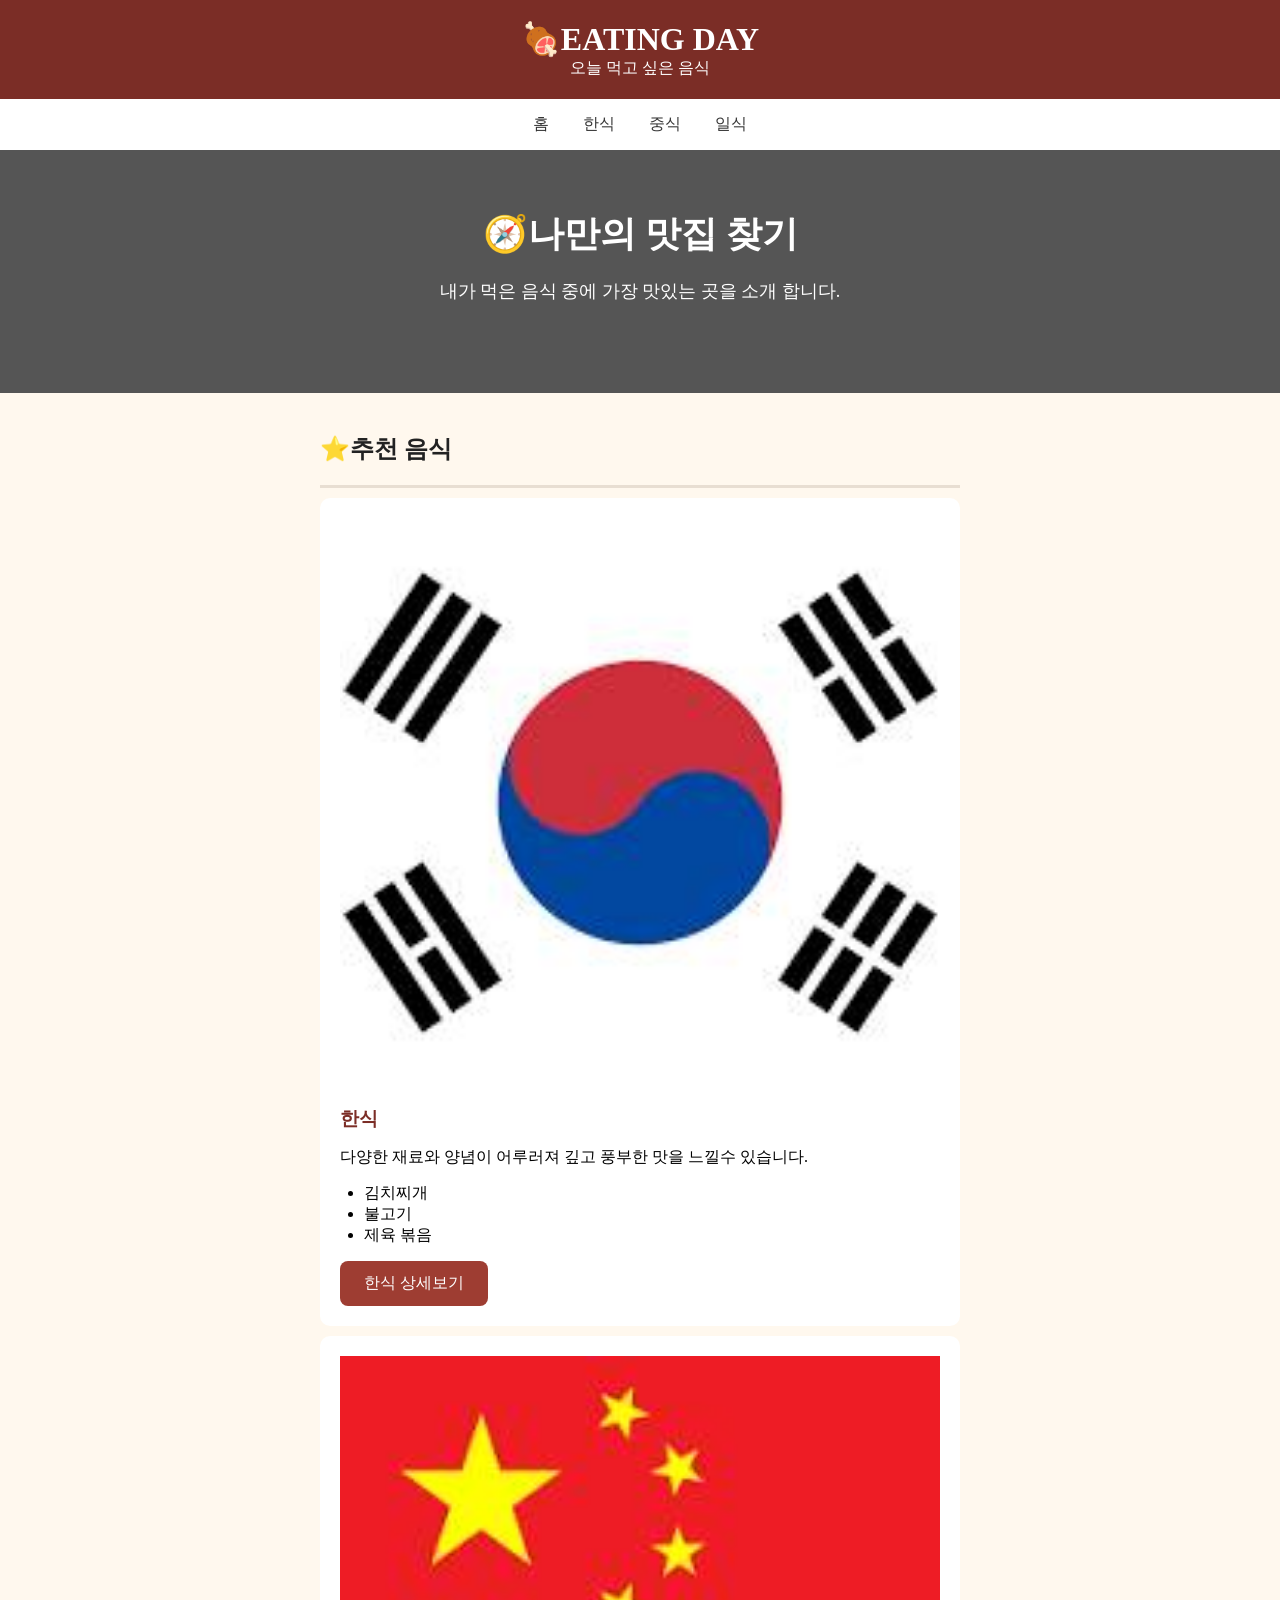
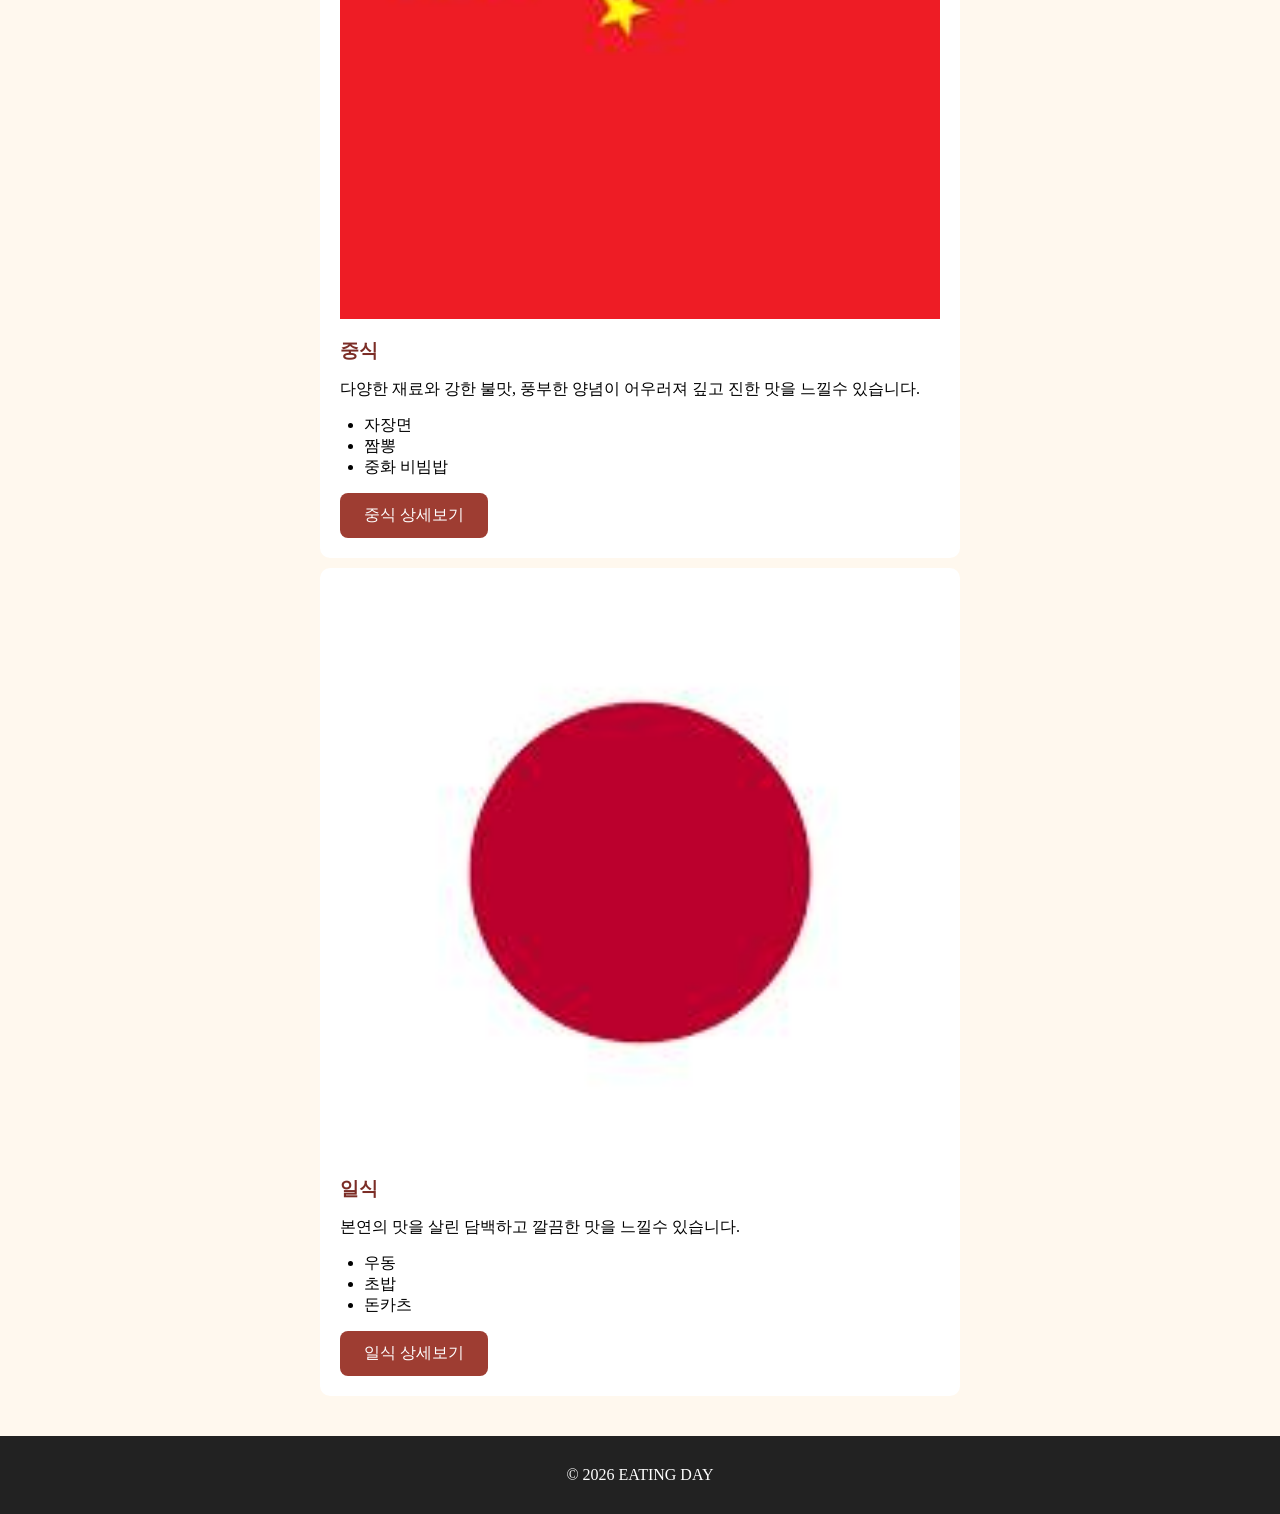
<file: index.html>
<!DOCTYPE html>
<html lang="ko">
<head>
    <meta charset="UTF-8">
    <meta name="viewport" content="width=device-width, initial-scale=1.0">
    <title>EatING DAY</title>
    <link rel="stylesheet" href="main.css">
</head>
<body>
    <!-- 헤더 -->
    <header>
        <!-- 로고 -->
        <div id="logo">🍖EATING DAY</div>
        <!-- 설명 -->
        <p>오늘 먹고 싶은 음식</p>
    </header>
    <!-- 네비게이션 -->
    <nav>
    <a href="#">홈</a>
    <a href="#korea">한식</a>
    <a href="#china">중식</a> 
    <a href="#japan">일식</a>
    </nav>
    <!-- 메인 베너 -->
    <div class="home">
        <h1>🧭나만의 맛집 찾기</h1>
        <p>내가 먹은 음식 중에 가장 맛있는 곳을 소개 합니다.</p>
    </div>
    <!-- 추천 음식 -->
    <section id="food">
        <h2>⭐추천 음식</h2>
        <hr>
        <!-- 한식 -->
        <div class="food" id="korea">
            <img src="images/korea.jpg" alt="한국">
            <h3>한식</h3>
            <p>다양한 재료와 양념이 어루러져 깊고 풍부한 맛을 느낄수 있습니다.</p>
            <ul>
                <li>김치찌개</li>
                <li>불고기</li>
                <li>제육 볶음</li>
            </ul>
            <a href="korea.html" class="button">한식 상세보기</a>
        </div>
        <!-- 중식 -->
            <div class="food" id="china">
            <img src="images/china.jpg" alt="중국">
            <h3>중식</h3>
            <p>다양한 재료와 강한 불맛, 풍부한 양념이 어우러져 깊고 진한 맛을 느낄수 있습니다.</p>
            <ul>
                <li>자장면</li>
                <li>짬뽕</li>
                <li>중화 비빔밥</li>
            </ul>
            <a href="china.html" class="button">중식 상세보기</a>
        </div>
        <!-- 일식 -->
            <div class="food" id="japan" >
            <img src="images/japan.jpg" alt="일본">
            <h3>일식</h3>
            <p>본연의 맛을 살린 담백하고 깔끔한 맛을 느낄수 있습니다.</p>
            <ul>
                <li>우동</li>
                <li>초밥</li>
                <li>돈카츠</li>
            </ul>
            <a href="japan.html" class="button">일식 상세보기</a>
        </div>
    </section>
    <!-- 풋터 -->
    <footer>
        <p>© 2026 EATING DAY</p>
    </footer>
    
</body>
</html>
</file>
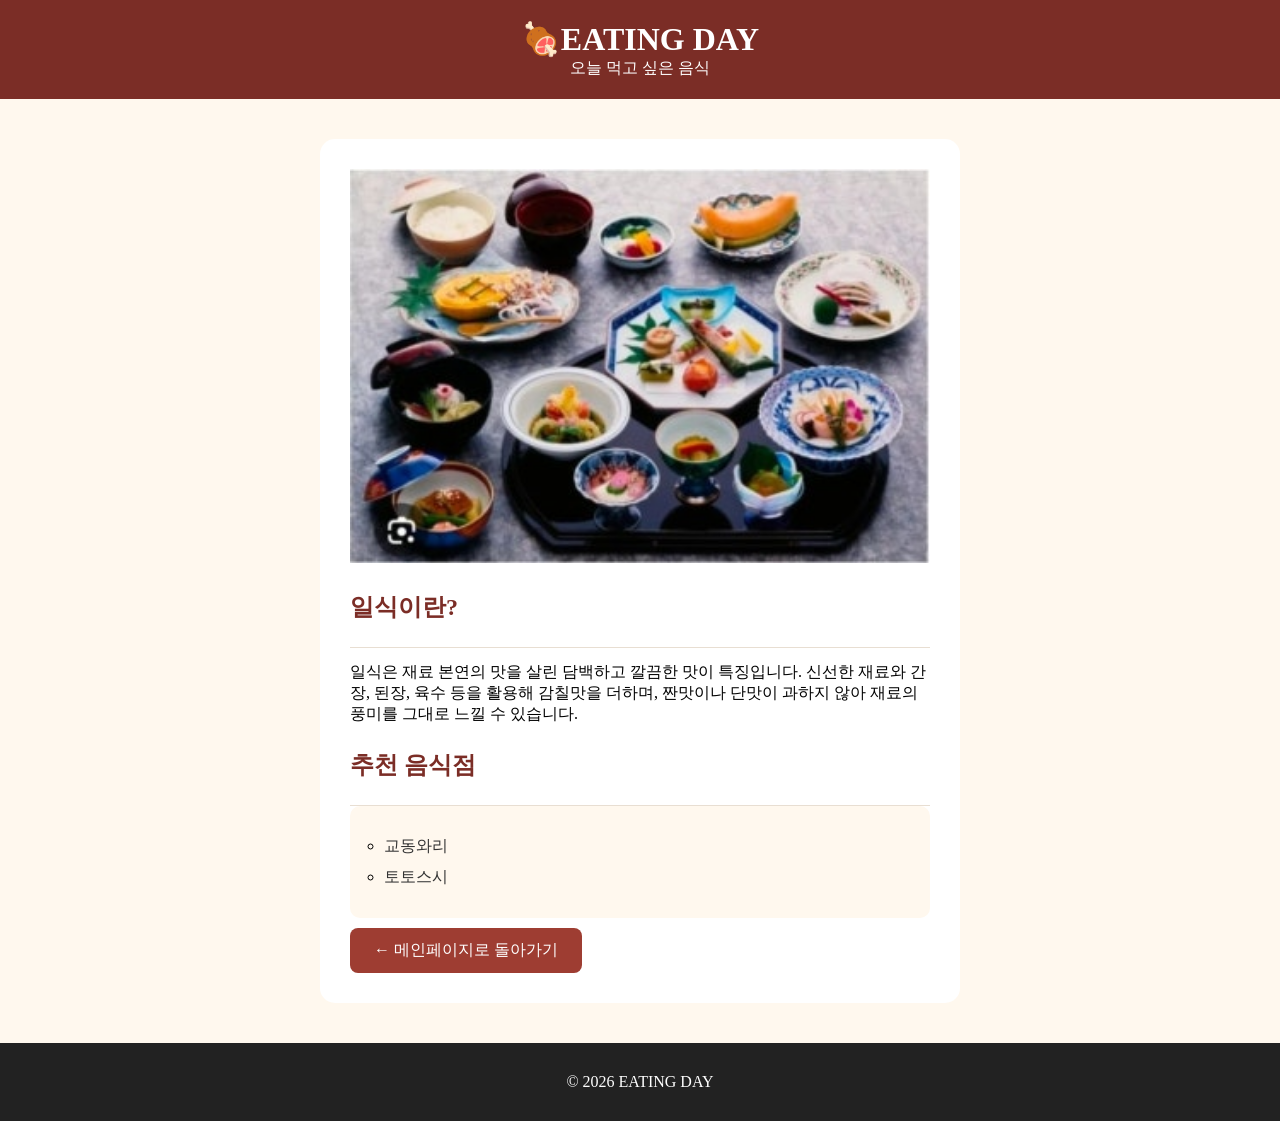
<file: japan.html>
<!DOCTYPE html>
<html lang="ko">
<head>
    <meta charset="UTF-8">
    <meta name="viewport" content="width=device-width, initial-scale=1.0">
    <title>일식</title>
    <link rel="stylesheet" href="main.css">
</head>
<body>
    <!-- 헤더 -->
    <header>
    <!-- 로고 -->
    <div id="logo">🍖EATING DAY</div>
    <!-- 설명 -->
    <p>오늘 먹고 싶은 음식</p>
    </header>
    <!-- 메인 -->
    <section>
        <div class="intro">
            <img src="images/food3.jpg" alt="일식">
            <h2>일식이란?</h2>
            <hr>
            <p>
                일식은 재료 본연의 맛을 살린 담백하고 깔끔한 맛이 특징입니다. 
                신선한 재료와 간장, 된장, 육수 등을 활용해 감칠맛을 더하며, 
                짠맛이나 단맛이 과하지 않아 재료의 풍미를 그대로 느낄 수 있습니다.
            </p>
            <!-- 추천 음식점 -->
    <h2>추천 음식점</h2>
    <hr class="store_line">
    <ul>
        <ul class="store">
            <li><a href="https://map.naver.com/p/entry/place/1459267410?lng=128.5975369&lat=35.8715832&placePath=%2Fhome&entry=plt&searchType=place&c=15.00,0,0,0,dh" target="_blank">교동와리</a></li>
            <li><a href="https://map.naver.com/p/entry/place/1697880606?lng=128.5970248&lat=35.8672891&placePath=%2Fhome%3Ffrom%3Dmap%26fromPanelNum%3D1%26additionalHeight%3D76%26timestamp%3D202609301706%26locale%3Dko%26svcName%3Dmap_pcv5&entry=plt&searchType=place&c=15.00,0,0,0,dh" target="_blank">토토스시</a></li>
        </ul>
    </ul>
        <!-- 메인으로 돌아가기 버튼 -->
        <a href="index.html" class="button">
            ← 메인페이지로 돌아가기
        </a>
        </div>
    </section>
    <!-- 풋터 -->
    <footer>
        <p>© 2026 EATING DAY</p>
    </footer>
    
</body>
</html>
</file>
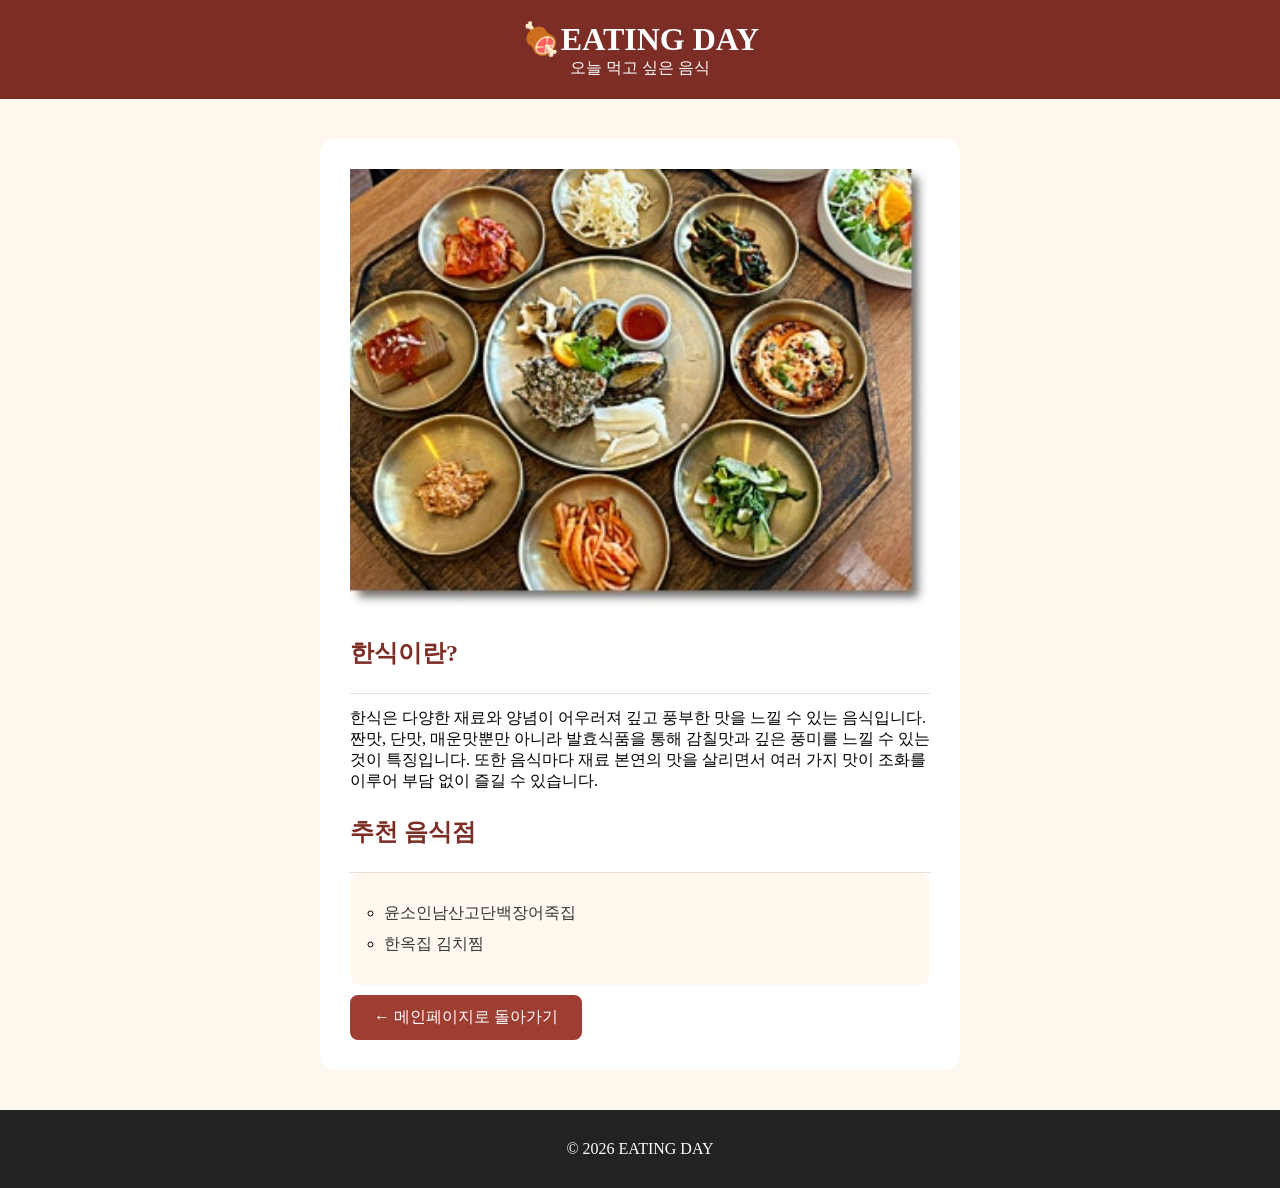
<file: korea.html>
<!DOCTYPE html>
<html lang="ko">
<head>
    <meta charset="UTF-8">
    <meta name="viewport" content="width=device-width, initial-scale=1.0">
    <title>한식</title>
    <link rel="stylesheet" href="main.css">
</head>
<body>
    <!-- 헤더 -->
    <header>
    <!-- 로고 -->
    <div id="logo">🍖EATING DAY</div>
    <!-- 설명 -->
    <p>오늘 먹고 싶은 음식</p>
    </header>
    <!-- 메인 -->
    <section>
        <div class="intro">
            <img src="images/food1.jpg" alt="한식">
            <h2>한식이란?</h2>
            <hr>
            <p>
            한식은 다양한 재료와 양념이 어우러져 깊고 풍부한 맛을 느낄 수 있는 음식입니다. 
            짠맛, 단맛, 매운맛뿐만 아니라 발효식품을 통해 감칠맛과 깊은 풍미를 느낄 수 있는 것이 특징입니다.
            또한 음식마다 재료 본연의 맛을 살리면서 여러 가지 맛이 조화를 이루어 부담 없이 즐길 수 있습니다.
            </p> 
            <!-- 추천 음식점 -->
    <h2>추천 음식점</h2>
    <hr class="store_line">
    <ul>
        <ul class="store">
            <li><a href="https://map.naver.com/p/entry/place/673592319?lng=128.5946268&lat=35.8690081&placePath=%2Fhome&entry=plt&searchType=place&c=15.00,0,0,0,dh" target="_blank">윤소인남산고단백장어죽집</a></li>
            <li><a href="https://map.naver.com/p/entry/place/35657813?lng=128.5941044&lat=35.8692300&placePath=%2Fhome%3Ffrom%3Dmap%26fromPanelNum%3D1%26additionalHeight%3D76%26timestamp%3D202609301656%26locale%3Dko%26svcName%3Dmap_pcv5&entry=plt&searchType=place&c=15.00,0,0,0,dh" target="_blank">한옥집 김치찜</a></li>
        </ul>
    </ul>
        <!-- 메인으로 돌아가기 버튼 -->
        <a href="index.html" class="button">
            ← 메인페이지로 돌아가기
        </a>
        </div>
    </section>
    <!-- 풋터 -->
    <footer>
        <p>© 2026 EATING DAY</p>
    </footer>
    
</body>
</html>
</file>
<file: main.css>
*{
    padding: 0;
    margin: 0;
    box-sizing: border-box;
}
html{
    scroll-behavior: smooth;
}
a{
    text-decoration: none;
    color: #333;
}
body{
    background-color: #fff8ee;
}
/* 헤더 */
header{
    text-align: center;
    background-color: #7b2d26;
    color: #FFF;
    padding: 20px;
}
/* 로고 */
#logo{
    font-size: 32px;
    font-weight: bold;
}
/* 네비게이션(메뉴)*/
nav{
    text-align: center;
    background-color: #FFF;
    padding: 15px;
}
/* 메뉴 */
nav a{
    margin-left: 15px;
    margin-right: 15px;
}
/* 메인 베너 */
.home{
    text-align: center;
    background-color: #555;
    color: #fff;
    padding: 60px;
}
.home h1{
    font-size: 36px;
}
.home p{
    font-size: 18px;
    margin-top: 20px;
    margin-bottom: 30px;
}
.button{
    background-color: #9e3d32;
    padding: 12px 24px;
    color: #fff;
    border-radius: 8px;
    display: inline-block;
}
/* 공통영역 */
section{
    width: 50%;
    margin: 40px auto;
    /* background-color: red; */
}
section h2{
    color: #222;
    margin:20px 0;
}
hr{
    border: 0;
    border-top: 3px solid #e8ded2;
}
/* 음식 추천 */
.food{
    padding: 20px;
    background-color: #fff;
    border-radius: 10px;
    margin: 10px 0;
}
.food img{
    width: 100%;
}
.food ul{
    margin-left: 24px;
    margin-bottom: 15px;
}
.food h3{
    color: #7b2d26;
    margin-top:15px;
}
.food p{
    padding: 15px 0;
}
/* 추천음식점 */
.store_line{
    border: 0;
    border-top: 3px solid #ff9800;
}
/* 추천음식점 */
.store{
    background-color: #fff;
    padding: 20px;
}
.store li{
    margin: 10px;
}

/* 풋터 */
footer{
    background-color: #222;
    color: #fff;
    text-align: center;
    padding: 20px;
}
footer p{
    margin: 10px 0;
}
/* 음식 상세보기 */
.intro{
    padding: 30px;
    border-radius: 15px;
    background-color: #fff;
}
.intro img{
    width: 100%;
}
.intro h2{
    margin: 24px 0;
    color: #7b2d26;
}
.intro p{
    margin: 14px 0;
}
.intro hr{
    border-top: 1px solid #e8ded2;
}
.intro li{
    margin-left: 14px;
}
/* 음식점 정보 */
.store{
    background-color:#fff8ee;
    padding: 20px;
    border-radius: 10px;
    margin-bottom: 10px;
}
</file>
